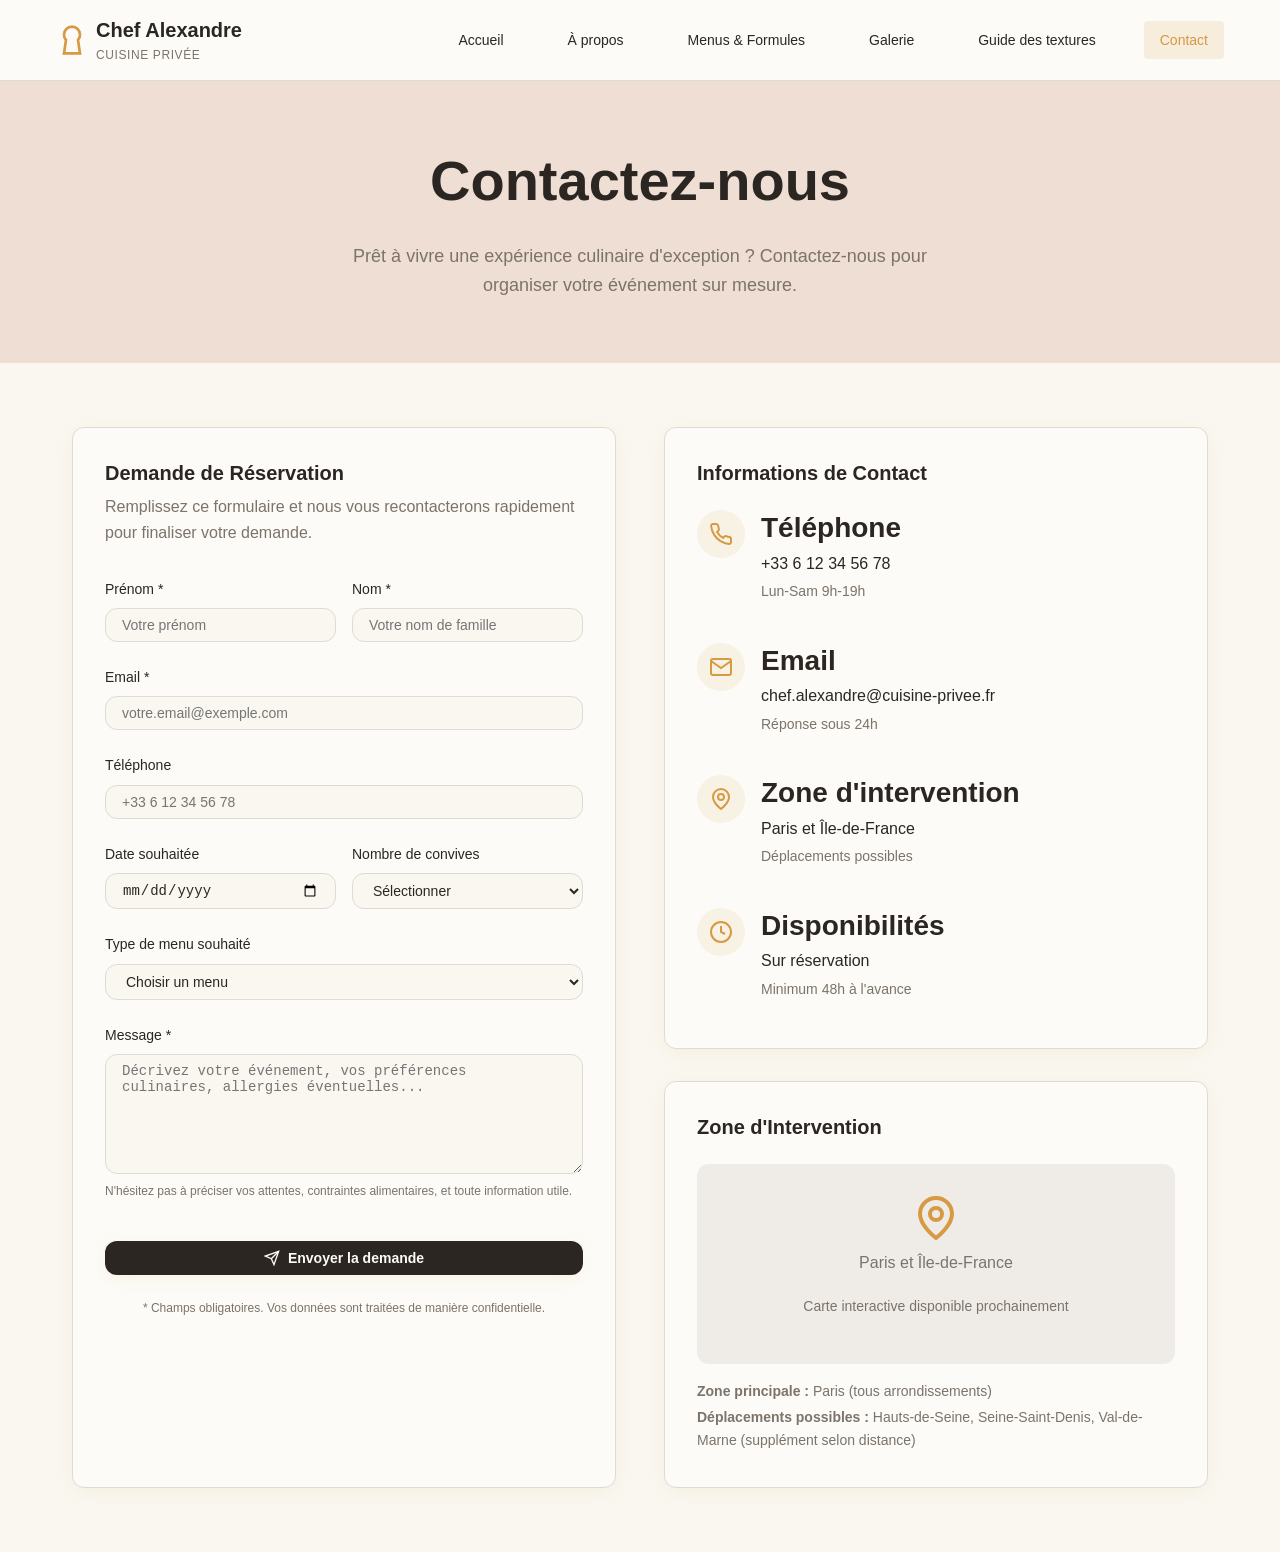
<file: contact.html>
<!DOCTYPE html>
<html lang="fr">
<head>
    <meta charset="UTF-8">
    <meta name="viewport" content="width=device-width, initial-scale=1.0">
    <title>Contact & Réservation - Chef Alexandre | Réservez Votre Menu Privé</title>
    <meta name="description" content="Contactez Chef Alexandre pour réserver votre expérience culinaire privée. Formulaire de contact, tarifs, zone d'intervention Paris Île-de-France. Réponse rapide garantie.">
    <meta name="keywords" content="contact chef Alexandre, réservation chef privé, tarif cuisine domicile, chef Paris, réserver menu gastronomique">
    
    <link rel="stylesheet" href="./assets/styles/style.css">
    <link rel="canonical" href="https://the-web-girl.github.io/John-Cuinier/contact.html">
</head>
<body>
    <header class="header">
        <div class="header-container">
            <div class="header-content">
                <a href="index.html" class="logo-link">
                    <div class="logo-icon">
                        <svg class="chef-hat-icon" viewBox="0 0 24 24" fill="none" stroke="currentColor" stroke-width="2">
                            <path d="M12 2C8.686 2 6 4.686 6 8c0 1.5 0.5 3 1.5 4L6 22h12l-1.5-10c1-1 1.5-2.5 1.5-4 0-3.314-2.686-6-6-6z"/>
                        </svg>
                    </div>
                    <div class="logo-text">
                        <span class="logo-main">Chef Alexandre</span>
                        <span class="logo-sub">Cuisine Privée</span>
                    </div>
                </a>

                <nav class="nav-desktop">
                    <a href="index.html" class="nav-link">Accueil</a>
                    <a href="about.html" class="nav-link">À propos</a>
                    <a href="menus.html" class="nav-link">Menus & Formules</a>
                    <a href="gallery.html" class="nav-link">Galerie</a>
                    <a href="textures.html" class="nav-link">Guide des textures</a>
                    <a href="contact.html" class="nav-link active" aria-current="page">Contact</a>
                </nav>

                <button class="mobile-menu-btn" aria-expanded="false" aria-controls="mobile-menu" aria-label="Ouvrir le menu de navigation">
                    <span class="hamburger"></span>
                    <span class="hamburger"></span>
                    <span class="hamburger"></span>
                </button>
            </div>

            <nav class="nav-mobile" id="mobile-menu">
                <a href="index.html" class="nav-mobile-link">Accueil</a>
                <a href="about.html" class="nav-mobile-link">À propos</a>
                <a href="menus.html" class="nav-mobile-link">Menus & Formules</a>
                <a href="gallery.html" class="nav-mobile-link">Galerie</a>
                <a href="textures.html" class="nav-mobile-link">Guide des textures</a>
                <a href="contact.html" class="nav-mobile-link active" aria-current="page">Contact</a>
            </nav>
        </div>
    </header>

    <main role="main" class="page-content">
        <!-- Hero Section -->
        <section class="page-hero warm-bg">
            <div class="container">
                <div class="text-center">
                    <h1 class="page-title">Contactez-nous</h1>
                    <p class="page-description">
                        Prêt à vivre une expérience culinaire d'exception ? 
                        Contactez-nous pour organiser votre événement sur mesure.
                    </p>
                </div>
            </div>
        </section>

        <section class="contact-section">
            <div class="container">
                <div class="contact-grid">
                    <!-- Contact Form -->
                    <div class="contact-form-card">
                        <div class="form-header">
                            <h2 class="form-title">Demande de Réservation</h2>
                            <p class="form-description">
                                Remplissez ce formulaire et nous vous recontacterons rapidement pour finaliser votre demande.
                            </p>
                        </div>
                        
                        <form class="contact-form" id="contact-form" action="https://formsubmit.co/chef.alexandre@cuisine-privee.fr" method="POST">
                            <!-- Hidden fields for formsubmit -->
                            <input type="hidden" name="_captcha" value="false">
                            <input type="hidden" name="_next" value="https://the-web-girl.github.io/John-Cuinier/contact.html?sent=true">
                            <input type="hidden" name="_subject" value="Nouvelle demande de réservation - Chef Alexandre">
                            
                            <div class="form-row">
                                <div class="form-group">
                                    <label for="firstName" class="form-label">Prénom *</label>
                                    <input type="text" id="firstName" name="firstName" class="form-input" required 
                                           placeholder="Votre prénom" aria-describedby="firstName-help">
                                </div>
                                <div class="form-group">
                                    <label for="lastName" class="form-label">Nom *</label>
                                    <input type="text" id="lastName" name="lastName" class="form-input" required 
                                           placeholder="Votre nom de famille" aria-describedby="lastName-help">
                                </div>
                            </div>

                            <div class="form-group">
                                <label for="email" class="form-label">Email *</label>
                                <input type="email" id="email" name="email" class="form-input" required 
                                       placeholder="votre.email@exemple.com" aria-describedby="email-help">
                            </div>

                            <div class="form-group">
                                <label for="phone" class="form-label">Téléphone</label>
                                <input type="tel" id="phone" name="phone" class="form-input" 
                                       placeholder="+33 6 12 34 56 78" aria-describedby="phone-help">
                            </div>

                            <div class="form-row">
                                <div class="form-group">
                                    <label for="eventDate" class="form-label">Date souhaitée</label>
                                    <input type="date" id="eventDate" name="eventDate" class="form-input" 
                                           aria-describedby="eventDate-help">
                                </div>
                                <div class="form-group">
                                    <label for="guests" class="form-label">Nombre de convives</label>
                                    <select id="guests" name="guests" class="form-select">
                                        <option value="">Sélectionner</option>
                                        <option value="2-4">2-4 personnes</option>
                                        <option value="5-8">5-8 personnes</option>
                                        <option value="9-12">9-12 personnes</option>
                                        <option value="13+">13+ personnes</option>
                                    </select>
                                </div>
                            </div>

                            <div class="form-group">
                                <label for="menuType" class="form-label">Type de menu souhaité</label>
                                <select id="menuType" name="menuType" class="form-select">
                                    <option value="">Choisir un menu</option>
                                    <option value="dejeuner">Menu Déjeuner (45€)</option>
                                    <option value="gastronomique">Menu Gastronomique (85€)</option>
                                    <option value="evenementiel">Menu Événementiel (sur devis)</option>
                                    <option value="personnalise">Menu Personnalisé</option>
                                </select>
                            </div>

                            <div class="form-group">
                                <label for="message" class="form-label">Message *</label>
                                <textarea id="message" name="message" class="form-textarea" required
                                         placeholder="Décrivez votre événement, vos préférences culinaires, allergies éventuelles..." 
                                         aria-describedby="message-help"></textarea>
                                <p id="message-help" class="form-help">
                                    N'hésitez pas à préciser vos attentes, contraintes alimentaires, et toute information utile.
                                </p>
                            </div>

                            <button type="submit" class="btn btn-primary submit-btn" id="submit-btn">
                                <svg class="btn-icon" viewBox="0 0 24 24" fill="none" stroke="currentColor" stroke-width="2">
                                    <line x1="22" y1="2" x2="11" y2="13"/>
                                    <polygon points="22,2 15,22 11,13 2,9 22,2"/>
                                </svg>
                                Envoyer la demande
                            </button>

                            <p class="form-note">
                                * Champs obligatoires. Vos données sont traitées de manière confidentielle.
                            </p>
                        </form>
                    </div>

                    <!-- Contact Information -->
                    <div class="contact-info">
                        <div class="contact-info-card">
                            <div class="info-header">
                                <h2 class="info-title">Informations de Contact</h2>
                            </div>
                            <div class="info-content">
                                <div class="info-item">
                                    <div class="info-icon">
                                        <svg viewBox="0 0 24 24" fill="none" stroke="currentColor" stroke-width="2">
                                            <path d="M22 16.92v3a2 2 0 0 1-2.18 2 19.79 19.79 0 0 1-8.63-3.07 19.5 19.5 0 0 1-6-6 19.79 19.79 0 0 1-3.07-8.67A2 2 0 0 1 4.11 2h3a2 2 0 0 1 2 1.72 12.84 12.84 0 0 0 .7 2.81 2 2 0 0 1-.45 2.11L8.09 9.91a16 16 0 0 0 6 6l1.27-1.27a2 2 0 0 1 2.11-.45 12.84 12.84 0 0 0 2.81.7A2 2 0 0 1 22 16.92z"/>
                                        </svg>
                                    </div>
                                    <div>
                                        <h3 class="info-label">Téléphone</h3>
                                        <p class="info-value">+33 6 12 34 56 78</p>
                                        <p class="info-description">Lun-Sam 9h-19h</p>
                                    </div>
                                </div>

                                <div class="info-item">
                                    <div class="info-icon">
                                        <svg viewBox="0 0 24 24" fill="none" stroke="currentColor" stroke-width="2">
                                            <path d="M4 4h16c1.1 0 2 .9 2 2v12c0 1.1-.9 2-2 2H4c-1.1 0-2-.9-2-2V6c0-1.1.9-2 2-2z"/>
                                            <polyline points="22,6 12,13 2,6"/>
                                        </svg>
                                    </div>
                                    <div>
                                        <h3 class="info-label">Email</h3>
                                        <p class="info-value">chef.alexandre@cuisine-privee.fr</p>
                                        <p class="info-description">Réponse sous 24h</p>
                                    </div>
                                </div>

                                <div class="info-item">
                                    <div class="info-icon">
                                        <svg viewBox="0 0 24 24" fill="none" stroke="currentColor" stroke-width="2">
                                            <path d="M20 10c0 6-8 12-8 12s-8-6-8-12a8 8 0 0 1 16 0Z"/>
                                            <circle cx="12" cy="10" r="3"/>
                                        </svg>
                                    </div>
                                    <div>
                                        <h3 class="info-label">Zone d'intervention</h3>
                                        <p class="info-value">Paris et Île-de-France</p>
                                        <p class="info-description">Déplacements possibles</p>
                                    </div>
                                </div>

                                <div class="info-item">
                                    <div class="info-icon">
                                        <svg viewBox="0 0 24 24" fill="none" stroke="currentColor" stroke-width="2">
                                            <circle cx="12" cy="12" r="10"/>
                                            <polyline points="12,6 12,12 16,14"/>
                                        </svg>
                                    </div>
                                    <div>
                                        <h3 class="info-label">Disponibilités</h3>
                                        <p class="info-value">Sur réservation</p>
                                        <p class="info-description">Minimum 48h à l'avance</p>
                                    </div>
                                </div>
                            </div>
                        </div>

                        <!-- Map Placeholder -->
                        <div class="map-card">
                            <div class="map-header">
                                <h3 class="map-title">Zone d'Intervention</h3>
                            </div>
                            <div class="map-content">
                                <div class="map-placeholder">
                                    <div class="map-icon">
                                        <svg viewBox="0 0 24 24" fill="none" stroke="currentColor" stroke-width="2">
                                            <path d="M20 10c0 6-8 12-8 12s-8-6-8-12a8 8 0 0 1 16 0Z"/>
                                            <circle cx="12" cy="10" r="3"/>
                                        </svg>
                                    </div>
                                    <p class="map-text">Paris et Île-de-France</p>
                                    <p class="map-note">Carte interactive disponible prochainement</p>
                                </div>
                                <div class="map-info">
                                    <p><strong>Zone principale :</strong> Paris (tous arrondissements)</p>
                                    <p><strong>Déplacements possibles :</strong> Hauts-de-Seine, Seine-Saint-Denis, 
                                       Val-de-Marne (supplément selon distance)</p>
                                </div>
                            </div>
                        </div>
                    </div>
                </div>
            </div>
        </section>
    </main>

    <!-- Success Modal -->
    <div class="modal success-modal" id="success-modal" role="dialog" aria-modal="true" aria-labelledby="success-title">
        <div class="modal-backdrop"></div>
        <div class="modal-content">
            <div class="success-icon">
                <svg viewBox="0 0 24 24" fill="none" stroke="currentColor" stroke-width="2">
                    <path d="M9 12l2 2 4-4"/>
                    <circle cx="12" cy="12" r="10"/>
                </svg>
            </div>
            <h3 id="success-title" class="success-title">Message envoyé !</h3>
            <p class="success-message">Nous vous répondrons dans les plus brefs délais.</p>
            <button class="btn btn-primary" onclick="closeSuccessModal()">Fermer</button>
        </div>
    </div>

    <script src="./assets/scripts/script.js"></script>
</body>
</html>
</file>
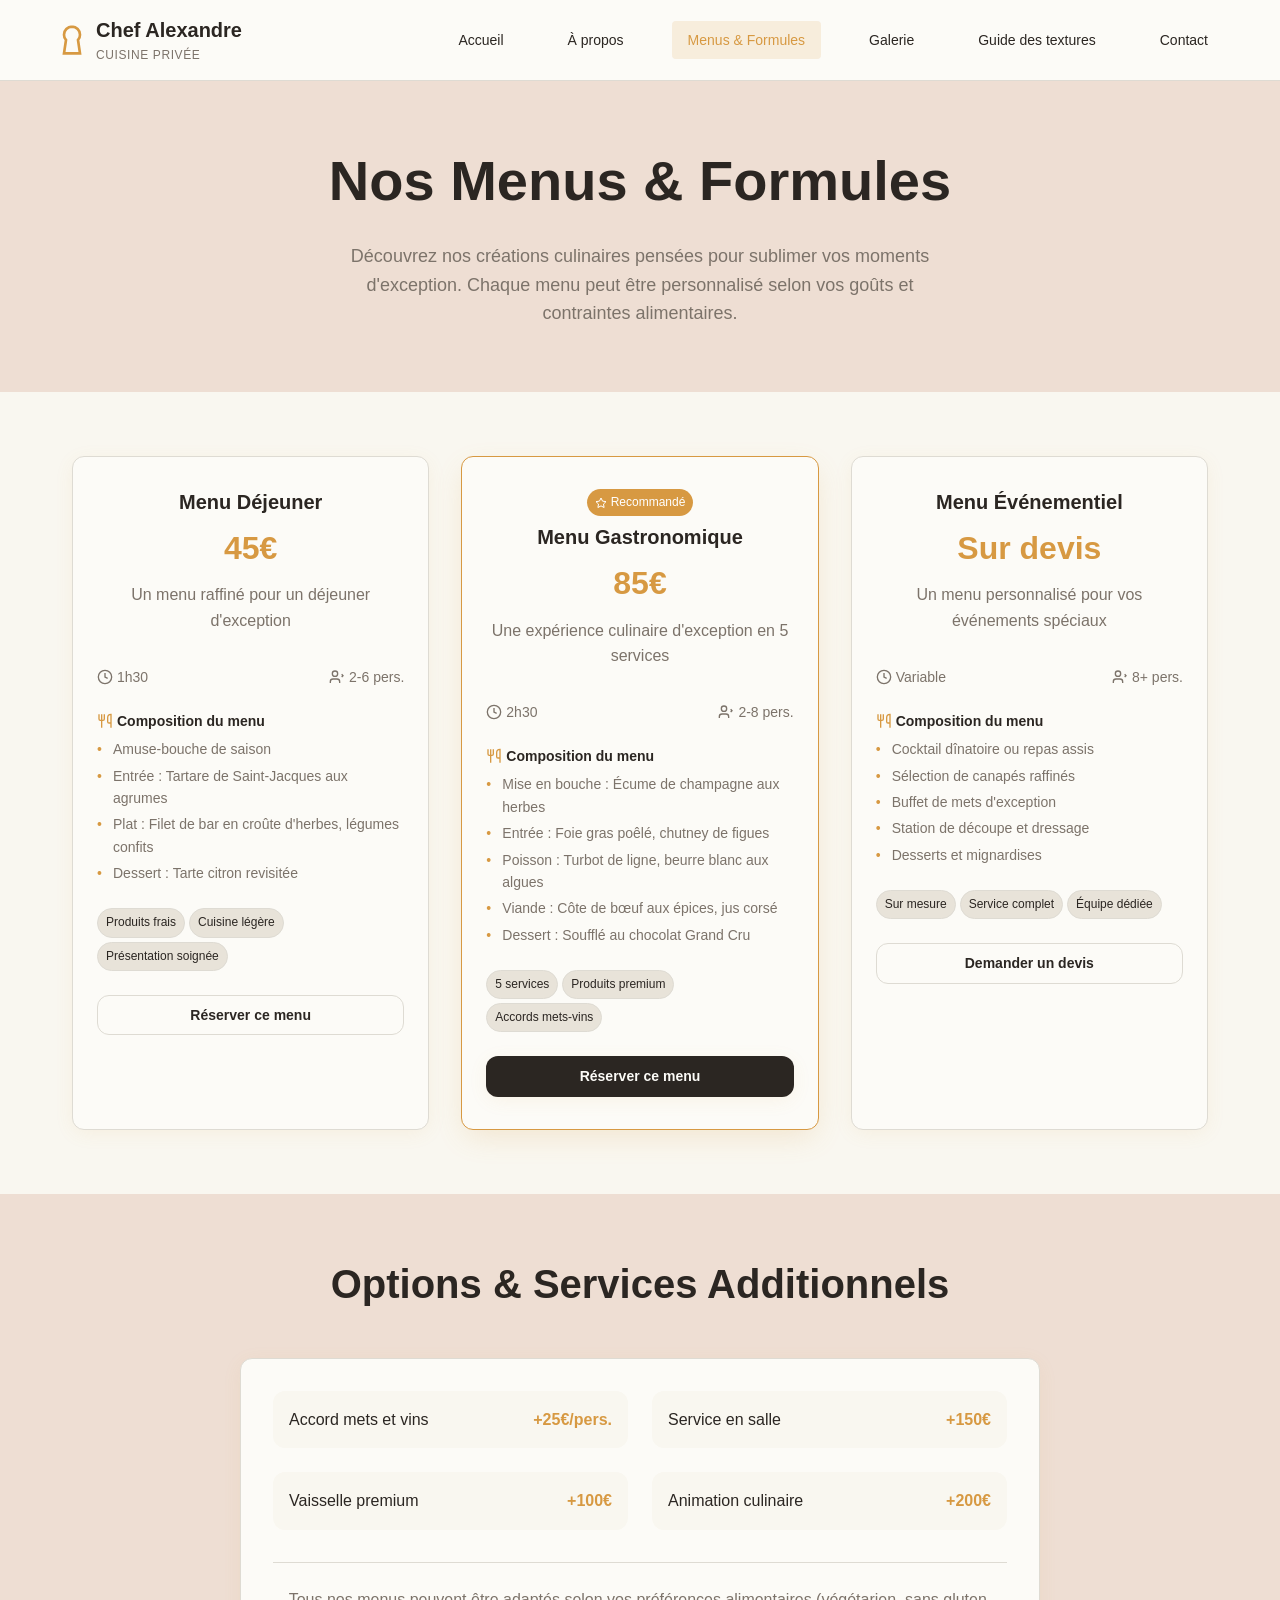
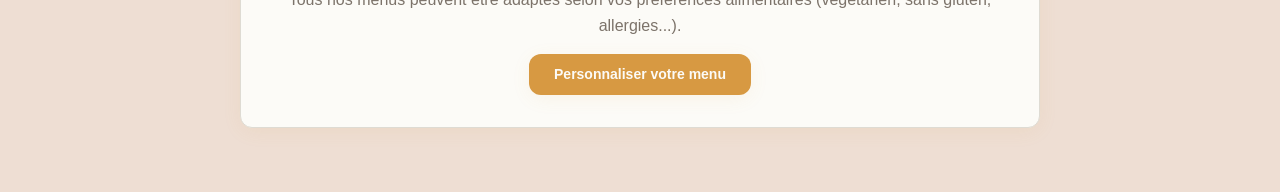
<file: menus.html>
<!DOCTYPE html>
<html lang="fr">
<head>
    <meta charset="UTF-8">
    <meta name="viewport" content="width=device-width, initial-scale=1.0">
    <title>Menus & Formules - Chef Alexandre | Cuisine Gastronomique à Domicile</title>
    <meta name="description" content="Découvrez nos menus gastronomiques : Menu Déjeuner (45€), Menu Gastronomique (85€), Menu Événementiel sur devis. Cuisine d'exception à domicile par Chef Alexandre.">
    <meta name="keywords" content="menu gastronomique, chef domicile, tarif chef privé, menu déjeuner, menu événementiel, cuisine privée">
    
    <link rel="stylesheet" href="./assets/styles/style.css">
    <link rel="canonical" href="https://the-web-girl.github.io/John-Cuinier/menus.html">
</head>
<body>
    <header class="header">
        <div class="header-container">
            <div class="header-content">
                <a href="index.html" class="logo-link">
                    <div class="logo-icon">
                        <svg class="chef-hat-icon" viewBox="0 0 24 24" fill="none" stroke="currentColor" stroke-width="2">
                            <path d="M12 2C8.686 2 6 4.686 6 8c0 1.5 0.5 3 1.5 4L6 22h12l-1.5-10c1-1 1.5-2.5 1.5-4 0-3.314-2.686-6-6-6z"/>
                        </svg>
                    </div>
                    <div class="logo-text">
                        <span class="logo-main">Chef Alexandre</span>
                        <span class="logo-sub">Cuisine Privée</span>
                    </div>
                </a>

                <nav class="nav-desktop">
                    <a href="index.html" class="nav-link">Accueil</a>
                    <a href="about.html" class="nav-link">À propos</a>
                    <a href="menus.html" class="nav-link active" aria-current="page">Menus & Formules</a>
                    <a href="gallery.html" class="nav-link">Galerie</a>
                    <a href="textures.html" class="nav-link">Guide des textures</a>
                    <a href="contact.html" class="nav-link">Contact</a>
                </nav>

                <button class="mobile-menu-btn" aria-expanded="false" aria-controls="mobile-menu" aria-label="Ouvrir le menu de navigation">
                    <span class="hamburger"></span>
                    <span class="hamburger"></span>
                    <span class="hamburger"></span>
                </button>
            </div>

            <nav class="nav-mobile" id="mobile-menu">
                <a href="index.html" class="nav-mobile-link">Accueil</a>
                <a href="about.html" class="nav-mobile-link">À propos</a>
                <a href="menus.html" class="nav-mobile-link active" aria-current="page">Menus & Formules</a>
                <a href="gallery.html" class="nav-mobile-link">Galerie</a>
                <a href="textures.html" class="nav-mobile-link">Guide des textures</a>
                <a href="contact.html" class="nav-mobile-link">Contact</a>
            </nav>
        </div>
    </header>

    <main role="main" class="page-content">
        <!-- Hero Section -->
        <section class="page-hero warm-bg">
            <div class="container">
                <div class="text-center">
                    <h1 class="page-title">Nos Menus & Formules</h1>
                    <p class="page-description">
                        Découvrez nos créations culinaires pensées pour sublimer vos moments 
                        d'exception. Chaque menu peut être personnalisé selon vos goûts et 
                        contraintes alimentaires.
                    </p>
                </div>
            </div>
        </section>

        <!-- Menus Section -->
        <section class="menus-section">
            <div class="container">
                <div class="menus-grid">
                    <!-- Menu Déjeuner -->
                    <div class="menu-card">
                        <div class="menu-header">
                            <h3 class="menu-title">Menu Déjeuner</h3>
                            <div class="menu-price">45€</div>
                            <p class="menu-description">Un menu raffiné pour un déjeuner d'exception</p>
                        </div>
                        
                        <div class="menu-content">
                            <div class="menu-info">
                                <div class="menu-detail">
                                    <svg class="icon" viewBox="0 0 24 24" fill="none" stroke="currentColor" stroke-width="2">
                                        <circle cx="12" cy="12" r="10"/>
                                        <polyline points="12,6 12,12 16,14"/>
                                    </svg>
                                    1h30
                                </div>
                                <div class="menu-detail">
                                    <svg class="icon" viewBox="0 0 24 24" fill="none" stroke="currentColor" stroke-width="2">
                                        <path d="M16 21v-2a4 4 0 0 0-4-4H6a4 4 0 0 0-4 4v2"/>
                                        <circle cx="9" cy="7" r="4"/>
                                        <path d="m19 8 2 2-2 2"/>
                                    </svg>
                                    2-6 pers.
                                </div>
                            </div>

                            <div class="menu-dishes">
                                <h4 class="dishes-title">
                                    <svg class="icon" viewBox="0 0 24 24" fill="none" stroke="currentColor" stroke-width="2">
                                        <path d="M3 2v7c0 1.1.9 2 2 2h4a2 2 0 0 0 2-2V2"/>
                                        <path d="M7 2v20"/>
                                        <path d="M21 15V2a5 5 0 0 0-5 5v6c0 1.1.9 2 2 2h3Zm0 0v7"/>
                                    </svg>
                                    Composition du menu
                                </h4>
                                <ul class="dishes-list">
                                    <li>Amuse-bouche de saison</li>
                                    <li>Entrée : Tartare de Saint-Jacques aux agrumes</li>
                                    <li>Plat : Filet de bar en croûte d'herbes, légumes confits</li>
                                    <li>Dessert : Tarte citron revisitée</li>
                                </ul>
                            </div>

                            <div class="menu-highlights">
                                <span class="badge">Produits frais</span>
                                <span class="badge">Cuisine légère</span>
                                <span class="badge">Présentation soignée</span>
                            </div>

                            <a href="contact.html" class="btn btn-outline menu-btn">Réserver ce menu</a>
                        </div>
                    </div>

                    <!-- Menu Gastronomique -->
                    <div class="menu-card featured">
                        <div class="menu-header">
                            <div class="featured-badge">
                                <svg class="icon" viewBox="0 0 24 24" fill="none" stroke="currentColor" stroke-width="2">
                                    <polygon points="12,2 15.09,8.26 22,9.27 17,14.14 18.18,21.02 12,17.77 5.82,21.02 7,14.14 2,9.27 8.91,8.26"/>
                                </svg>
                                Recommandé
                            </div>
                            <h3 class="menu-title">Menu Gastronomique</h3>
                            <div class="menu-price">85€</div>
                            <p class="menu-description">Une expérience culinaire d'exception en 5 services</p>
                        </div>
                        
                        <div class="menu-content">
                            <div class="menu-info">
                                <div class="menu-detail">
                                    <svg class="icon" viewBox="0 0 24 24" fill="none" stroke="currentColor" stroke-width="2">
                                        <circle cx="12" cy="12" r="10"/>
                                        <polyline points="12,6 12,12 16,14"/>
                                    </svg>
                                    2h30
                                </div>
                                <div class="menu-detail">
                                    <svg class="icon" viewBox="0 0 24 24" fill="none" stroke="currentColor" stroke-width="2">
                                        <path d="M16 21v-2a4 4 0 0 0-4-4H6a4 4 0 0 0-4 4v2"/>
                                        <circle cx="9" cy="7" r="4"/>
                                        <path d="m19 8 2 2-2 2"/>
                                    </svg>
                                    2-8 pers.
                                </div>
                            </div>

                            <div class="menu-dishes">
                                <h4 class="dishes-title">
                                    <svg class="icon" viewBox="0 0 24 24" fill="none" stroke="currentColor" stroke-width="2">
                                        <path d="M3 2v7c0 1.1.9 2 2 2h4a2 2 0 0 0 2-2V2"/>
                                        <path d="M7 2v20"/>
                                        <path d="M21 15V2a5 5 0 0 0-5 5v6c0 1.1.9 2 2 2h3Zm0 0v7"/>
                                    </svg>
                                    Composition du menu
                                </h4>
                                <ul class="dishes-list">
                                    <li>Mise en bouche : Écume de champagne aux herbes</li>
                                    <li>Entrée : Foie gras poêlé, chutney de figues</li>
                                    <li>Poisson : Turbot de ligne, beurre blanc aux algues</li>
                                    <li>Viande : Côte de bœuf aux épices, jus corsé</li>
                                    <li>Dessert : Soufflé au chocolat Grand Cru</li>
                                </ul>
                            </div>

                            <div class="menu-highlights">
                                <span class="badge">5 services</span>
                                <span class="badge">Produits premium</span>
                                <span class="badge">Accords mets-vins</span>
                            </div>

                            <a href="contact.html" class="btn btn-primary menu-btn">Réserver ce menu</a>
                        </div>
                    </div>

                    <!-- Menu Événementiel -->
                    <div class="menu-card">
                        <div class="menu-header">
                            <h3 class="menu-title">Menu Événementiel</h3>
                            <div class="menu-price">Sur devis</div>
                            <p class="menu-description">Un menu personnalisé pour vos événements spéciaux</p>
                        </div>
                        
                        <div class="menu-content">
                            <div class="menu-info">
                                <div class="menu-detail">
                                    <svg class="icon" viewBox="0 0 24 24" fill="none" stroke="currentColor" stroke-width="2">
                                        <circle cx="12" cy="12" r="10"/>
                                        <polyline points="12,6 12,12 16,14"/>
                                    </svg>
                                    Variable
                                </div>
                                <div class="menu-detail">
                                    <svg class="icon" viewBox="0 0 24 24" fill="none" stroke="currentColor" stroke-width="2">
                                        <path d="M16 21v-2a4 4 0 0 0-4-4H6a4 4 0 0 0-4 4v2"/>
                                        <circle cx="9" cy="7" r="4"/>
                                        <path d="m19 8 2 2-2 2"/>
                                    </svg>
                                    8+ pers.
                                </div>
                            </div>

                            <div class="menu-dishes">
                                <h4 class="dishes-title">
                                    <svg class="icon" viewBox="0 0 24 24" fill="none" stroke="currentColor" stroke-width="2">
                                        <path d="M3 2v7c0 1.1.9 2 2 2h4a2 2 0 0 0 2-2V2"/>
                                        <path d="M7 2v20"/>
                                        <path d="M21 15V2a5 5 0 0 0-5 5v6c0 1.1.9 2 2 2h3Zm0 0v7"/>
                                    </svg>
                                    Composition du menu
                                </h4>
                                <ul class="dishes-list">
                                    <li>Cocktail dînatoire ou repas assis</li>
                                    <li>Sélection de canapés raffinés</li>
                                    <li>Buffet de mets d'exception</li>
                                    <li>Station de découpe et dressage</li>
                                    <li>Desserts et mignardises</li>
                                </ul>
                            </div>

                            <div class="menu-highlights">
                                <span class="badge">Sur mesure</span>
                                <span class="badge">Service complet</span>
                                <span class="badge">Équipe dédiée</span>
                            </div>

                            <a href="contact.html" class="btn btn-outline menu-btn">Demander un devis</a>
                        </div>
                    </div>
                </div>
            </div>
        </section>

        <!-- Options Section -->
        <section class="options-section warm-bg">
            <div class="container">
                <h2 class="section-title">Options & Services Additionnels</h2>
                
                <div class="options-card">
                    <div class="options-grid">
                        <div class="option-item">
                            <span class="option-name">Accord mets et vins</span>
                            <span class="option-price">+25€/pers.</span>
                        </div>
                        <div class="option-item">
                            <span class="option-name">Service en salle</span>
                            <span class="option-price">+150€</span>
                        </div>
                        <div class="option-item">
                            <span class="option-name">Vaisselle premium</span>
                            <span class="option-price">+100€</span>
                        </div>
                        <div class="option-item">
                            <span class="option-name">Animation culinaire</span>
                            <span class="option-price">+200€</span>
                        </div>
                    </div>
                    
                    <div class="options-footer">
                        <p class="options-note">
                            Tous nos menus peuvent être adaptés selon vos préférences alimentaires 
                            (végétarien, sans gluten, allergies...).
                        </p>
                        <a href="contact.html" class="btn btn-accent">Personnaliser votre menu</a>
                    </div>
                </div>
            </div>
        </section>
    </main>

    <script src="./assets/scripts/script.js"></script>
</body>
</html>
</file>
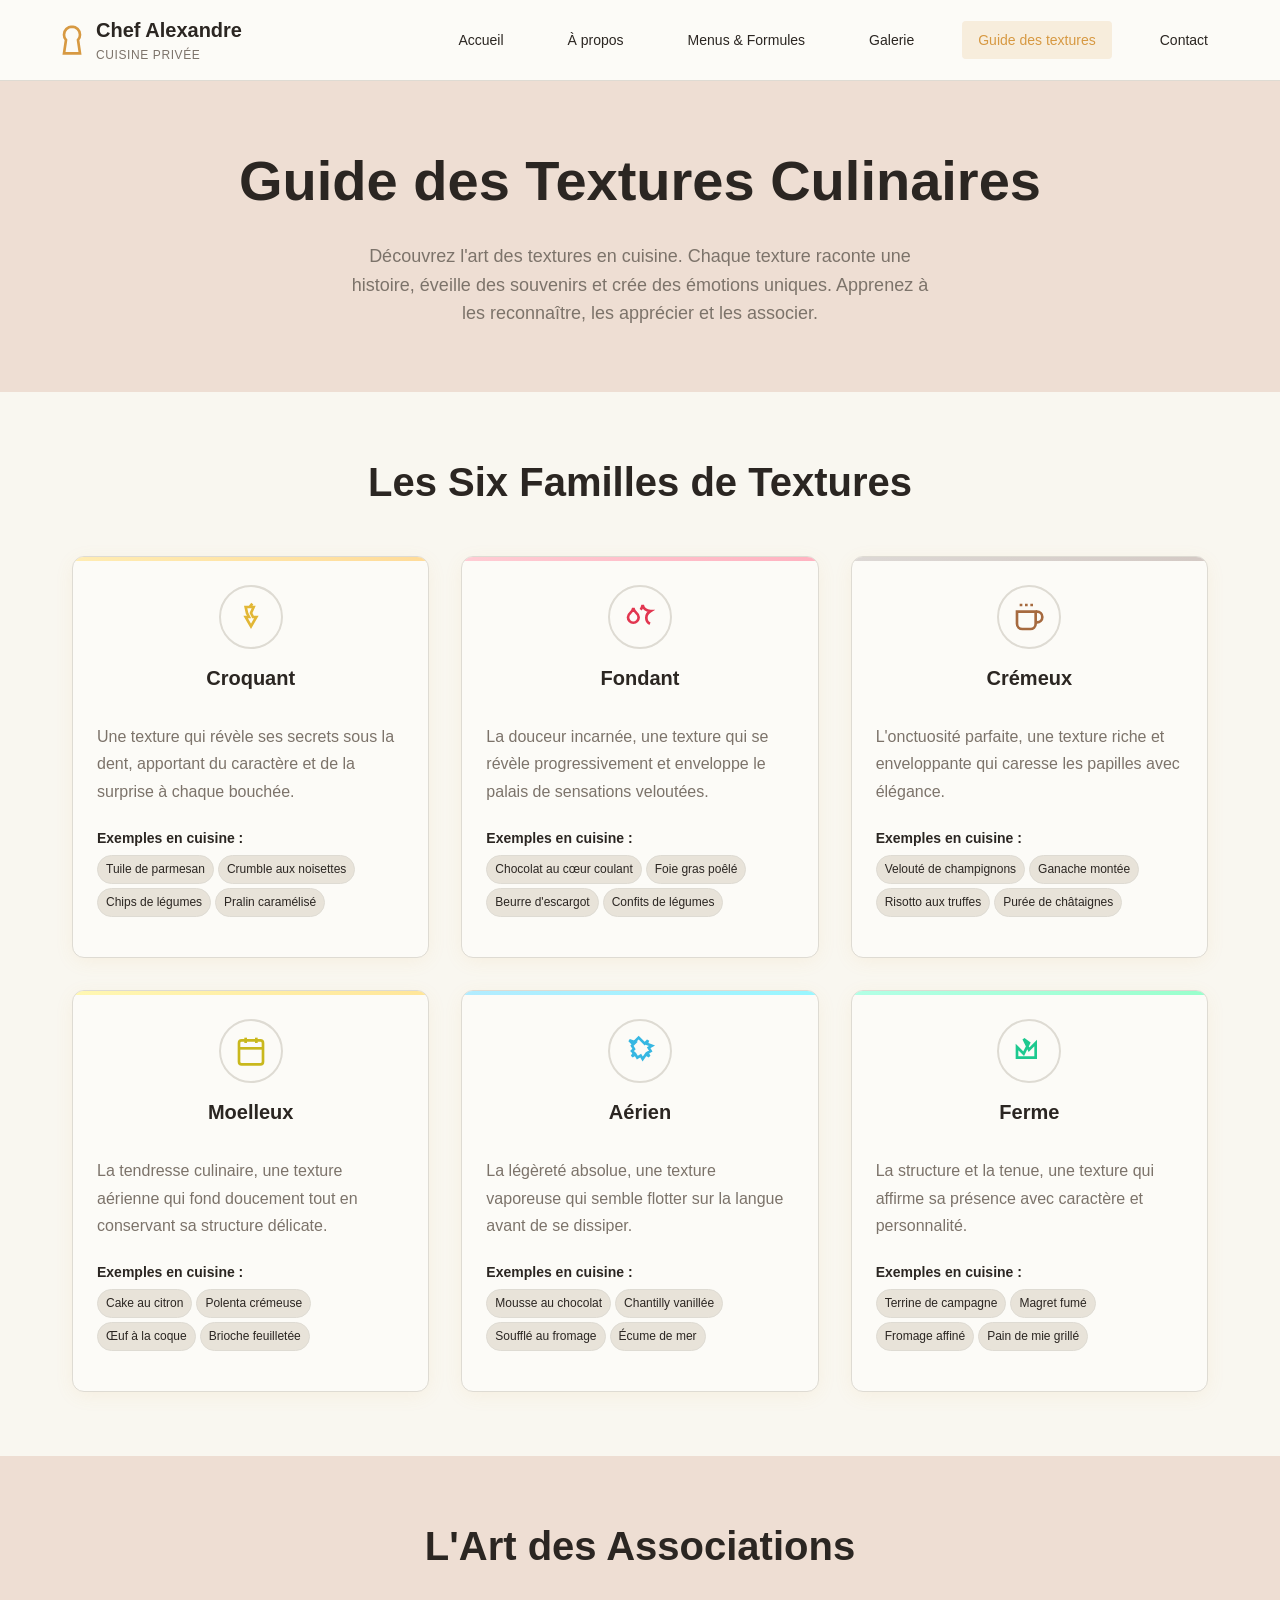
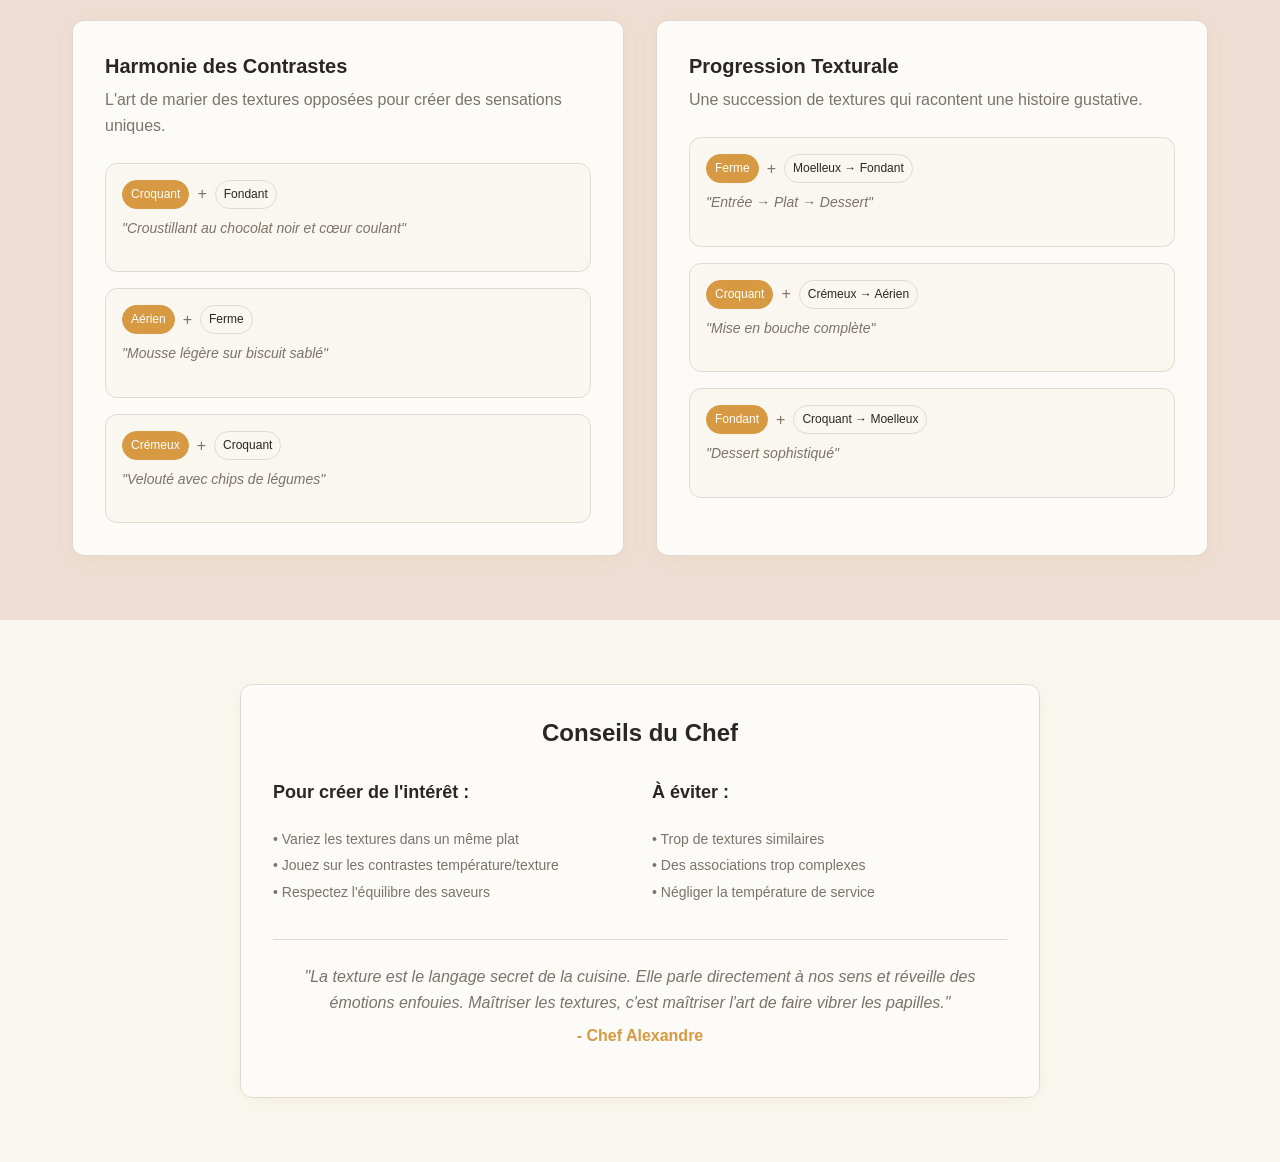
<file: textures.html>
<!DOCTYPE html>
<html lang="fr">
<head>
    <meta charset="UTF-8">
    <meta name="viewport" content="width=device-width, initial-scale=1.0">
    <title>Guide des Textures Culinaires - Chef Alexandre | Art des Textures en Cuisine</title>
    <meta name="description" content="Découvrez l'art des textures culinaires avec Chef Alexandre : croquant, fondant, crémeux, moelleux, aérien, ferme. Guide complet et conseils d'associations.">
    <meta name="keywords" content="textures culinaires, art culinaire, technique chef, croquant fondant, association textures, pédagogie cuisine">
    
    <link rel="stylesheet" href="./assets/styles/style.css">
    <link rel="canonical" href="https://the-web-girl.github.io/John-Cuinier/textures.html">
</head>
<body>
    <header class="header">
        <div class="header-container">
            <div class="header-content">
                <a href="index.html" class="logo-link">
                    <div class="logo-icon">
                        <svg class="chef-hat-icon" viewBox="0 0 24 24" fill="none" stroke="currentColor" stroke-width="2">
                            <path d="M12 2C8.686 2 6 4.686 6 8c0 1.5 0.5 3 1.5 4L6 22h12l-1.5-10c1-1 1.5-2.5 1.5-4 0-3.314-2.686-6-6-6z"/>
                        </svg>
                    </div>
                    <div class="logo-text">
                        <span class="logo-main">Chef Alexandre</span>
                        <span class="logo-sub">Cuisine Privée</span>
                    </div>
                </a>

                <nav class="nav-desktop">
                    <a href="index.html" class="nav-link">Accueil</a>
                    <a href="about.html" class="nav-link">À propos</a>
                    <a href="menus.html" class="nav-link">Menus & Formules</a>
                    <a href="gallery.html" class="nav-link">Galerie</a>
                    <a href="textures.html" class="nav-link active" aria-current="page">Guide des textures</a>
                    <a href="contact.html" class="nav-link">Contact</a>
                </nav>

                <button class="mobile-menu-btn" aria-expanded="false" aria-controls="mobile-menu" aria-label="Ouvrir le menu de navigation">
                    <span class="hamburger"></span>
                    <span class="hamburger"></span>
                    <span class="hamburger"></span>
                </button>
            </div>

            <nav class="nav-mobile" id="mobile-menu">
                <a href="index.html" class="nav-mobile-link">Accueil</a>
                <a href="about.html" class="nav-mobile-link">À propos</a>
                <a href="menus.html" class="nav-mobile-link">Menus & Formules</a>
                <a href="gallery.html" class="nav-mobile-link">Galerie</a>
                <a href="textures.html" class="nav-mobile-link active" aria-current="page">Guide des textures</a>
                <a href="contact.html" class="nav-mobile-link">Contact</a>
            </nav>
        </div>
    </header>

    <main role="main" class="page-content">
        <!-- Hero Section -->
        <section class="page-hero warm-bg">
            <div class="container">
                <div class="text-center">
                    <h1 class="page-title">Guide des Textures Culinaires</h1>
                    <p class="page-description">
                        Découvrez l'art des textures en cuisine. Chaque texture raconte une histoire, 
                        éveille des souvenirs et crée des émotions uniques. Apprenez à les reconnaître, 
                        les apprécier et les associer.
                    </p>
                </div>
            </div>
        </section>

        <!-- Textures Grid -->
        <section class="textures-section">
            <div class="container">
                <h2 class="section-title">Les Six Familles de Textures</h2>
                
                <div class="textures-grid">
                    <div class="texture-card amber">
                        <div class="texture-border"></div>
                        <div class="texture-header">
                            <div class="texture-icon">
                                <svg viewBox="0 0 24 24" fill="none" stroke="currentColor" stroke-width="2">
                                    <path d="m13 2-2 2.5h3L12 9l1.5 3H16l-4 7-4-7h2.5L9 9l-1-4.5h3L13 2z"/>
                                </svg>
                            </div>
                            <h3 class="texture-title">Croquant</h3>
                        </div>
                        
                        <div class="texture-content">
                            <p class="texture-description">
                                Une texture qui révèle ses secrets sous la dent, apportant du caractère et de la surprise à chaque bouchée.
                            </p>
                            
                            <div class="texture-examples">
                                <h4 class="examples-title">Exemples en cuisine :</h4>
                                <div class="examples-tags">
                                    <span class="badge">Tuile de parmesan</span>
                                    <span class="badge">Crumble aux noisettes</span>
                                    <span class="badge">Chips de légumes</span>
                                    <span class="badge">Pralin caramélisé</span>
                                </div>
                            </div>
                        </div>
                    </div>

                    <div class="texture-card rose">
                        <div class="texture-border"></div>
                        <div class="texture-header">
                            <div class="texture-icon">
                                <svg viewBox="0 0 24 24" fill="none" stroke="currentColor" stroke-width="2">
                                    <path d="M7 16.3c2.2 0 4-1.83 4-4.05 0-1.16-.57-2.26-1.71-3.19S7.29 6.75 7 5.3c-.29 1.45-1.14 2.84-2.29 3.76S3 11.19 3 12.25c0 2.22 1.8 4.05 4 4.05z"/>
                                    <path d="M12.56 6.6A10.97 10.97 0 0 0 14 3.02c.5 2.5 2.75 4.42 5.97 4.48 0 0-3.24 1.94-3.24 5.02 0 1.92 1.08 3.73 2.77 4.56"/>
                                </svg>
                            </div>
                            <h3 class="texture-title">Fondant</h3>
                        </div>
                        
                        <div class="texture-content">
                            <p class="texture-description">
                                La douceur incarnée, une texture qui se révèle progressivement et enveloppe le palais de sensations veloutées.
                            </p>
                            
                            <div class="texture-examples">
                                <h4 class="examples-title">Exemples en cuisine :</h4>
                                <div class="examples-tags">
                                    <span class="badge">Chocolat au cœur coulant</span>
                                    <span class="badge">Foie gras poêlé</span>
                                    <span class="badge">Beurre d'escargot</span>
                                    <span class="badge">Confits de légumes</span>
                                </div>
                            </div>
                        </div>
                    </div>

                    <div class="texture-card stone">
                        <div class="texture-border"></div>
                        <div class="texture-header">
                            <div class="texture-icon">
                                <svg viewBox="0 0 24 24" fill="none" stroke="currentColor" stroke-width="2">
                                    <path d="M17 8h1a4 4 0 1 1 0 8h-1"/>
                                    <path d="M3 8h14v9a4 4 0 0 1-4 4H7a4 4 0 0 1-4-4V8Z"/>
                                    <line x1="6" x2="6" y1="2" y2="4"/>
                                    <line x1="10" x2="10" y1="2" y2="4"/>
                                    <line x1="14" x2="14" y1="2" y2="4"/>
                                </svg>
                            </div>
                            <h3 class="texture-title">Crémeux</h3>
                        </div>
                        
                        <div class="texture-content">
                            <p class="texture-description">
                                L'onctuosité parfaite, une texture riche et enveloppante qui caresse les papilles avec élégance.
                            </p>
                            
                            <div class="texture-examples">
                                <h4 class="examples-title">Exemples en cuisine :</h4>
                                <div class="examples-tags">
                                    <span class="badge">Velouté de champignons</span>
                                    <span class="badge">Ganache montée</span>
                                    <span class="badge">Risotto aux truffes</span>
                                    <span class="badge">Purée de châtaignes</span>
                                </div>
                            </div>
                        </div>
                    </div>

                    <div class="texture-card yellow">
                        <div class="texture-border"></div>
                        <div class="texture-header">
                            <div class="texture-icon">
                                <svg viewBox="0 0 24 24" fill="none" stroke="currentColor" stroke-width="2">
                                    <path d="M8 2v4"/>
                                    <path d="M16 2v4"/>
                                    <rect width="18" height="18" x="3" y="4" rx="2"/>
                                    <path d="M3 10h18"/>
                                </svg>
                            </div>
                            <h3 class="texture-title">Moelleux</h3>
                        </div>
                        
                        <div class="texture-content">
                            <p class="texture-description">
                                La tendresse culinaire, une texture aérienne qui fond doucement tout en conservant sa structure délicate.
                            </p>
                            
                            <div class="texture-examples">
                                <h4 class="examples-title">Exemples en cuisine :</h4>
                                <div class="examples-tags">
                                    <span class="badge">Cake au citron</span>
                                    <span class="badge">Polenta crémeuse</span>
                                    <span class="badge">Œuf à la coque</span>
                                    <span class="badge">Brioche feuilletée</span>
                                </div>
                            </div>
                        </div>
                    </div>

                    <div class="texture-card blue">
                        <div class="texture-border"></div>
                        <div class="texture-header">
                            <div class="texture-icon">
                                <svg viewBox="0 0 24 24" fill="none" stroke="currentColor" stroke-width="2">
                                    <path d="m4 4 2.5 2.5L11 2l4.5 4.5L18 4l-1 2.5L21 8l-2.5 1.5L20 12l-2.5 1.5L19 16l-2.5-1.5L14 18l-1.5-2.5L10 17l-1.5-2.5L6 16l1.5-2.5L6 12l1.5-1.5L6 8l2.5-2.5L4 4Z"/>
                                </svg>
                            </div>
                            <h3 class="texture-title">Aérien</h3>
                        </div>
                        
                        <div class="texture-content">
                            <p class="texture-description">
                                La légèreté absolue, une texture vaporeuse qui semble flotter sur la langue avant de se dissiper.
                            </p>
                            
                            <div class="texture-examples">
                                <h4 class="examples-title">Exemples en cuisine :</h4>
                                <div class="examples-tags">
                                    <span class="badge">Mousse au chocolat</span>
                                    <span class="badge">Chantilly vanillée</span>
                                    <span class="badge">Soufflé au fromage</span>
                                    <span class="badge">Écume de mer</span>
                                </div>
                            </div>
                        </div>
                    </div>

                    <div class="texture-card green">
                        <div class="texture-border"></div>
                        <div class="texture-header">
                            <div class="texture-icon">
                                <svg viewBox="0 0 24 24" fill="none" stroke="currentColor" stroke-width="2">
                                    <path d="m8 3 4 8 5-5v11H3V9l5 5 4-8Z"/>
                                </svg>
                            </div>
                            <h3 class="texture-title">Ferme</h3>
                        </div>
                        
                        <div class="texture-content">
                            <p class="texture-description">
                                La structure et la tenue, une texture qui affirme sa présence avec caractère et personnalité.
                            </p>
                            
                            <div class="texture-examples">
                                <h4 class="examples-title">Exemples en cuisine :</h4>
                                <div class="examples-tags">
                                    <span class="badge">Terrine de campagne</span>
                                    <span class="badge">Magret fumé</span>
                                    <span class="badge">Fromage affiné</span>
                                    <span class="badge">Pain de mie grillé</span>
                                </div>
                            </div>
                        </div>
                    </div>
                </div>
            </div>
        </section>

        <!-- Associations Section -->
        <section class="associations-section warm-bg">
            <div class="container">
                <h2 class="section-title">L'Art des Associations</h2>
                
                <div class="associations-grid">
                    <div class="association-card">
                        <div class="association-header">
                            <h3 class="association-title">Harmonie des Contrastes</h3>
                            <p class="association-description">L'art de marier des textures opposées pour créer des sensations uniques.</p>
                        </div>
                        
                        <div class="association-examples">
                            <div class="association-item">
                                <div class="association-combo">
                                    <span class="badge primary">Croquant</span>
                                    <span class="combo-plus">+</span>
                                    <span class="badge outline">Fondant</span>
                                </div>
                                <p class="combo-example">"Croustillant au chocolat noir et cœur coulant"</p>
                            </div>
                            
                            <div class="association-item">
                                <div class="association-combo">
                                    <span class="badge primary">Aérien</span>
                                    <span class="combo-plus">+</span>
                                    <span class="badge outline">Ferme</span>
                                </div>
                                <p class="combo-example">"Mousse légère sur biscuit sablé"</p>
                            </div>
                            
                            <div class="association-item">
                                <div class="association-combo">
                                    <span class="badge primary">Crémeux</span>
                                    <span class="combo-plus">+</span>
                                    <span class="badge outline">Croquant</span>
                                </div>
                                <p class="combo-example">"Velouté avec chips de légumes"</p>
                            </div>
                        </div>
                    </div>

                    <div class="association-card">
                        <div class="association-header">
                            <h3 class="association-title">Progression Texturale</h3>
                            <p class="association-description">Une succession de textures qui racontent une histoire gustative.</p>
                        </div>
                        
                        <div class="association-examples">
                            <div class="association-item">
                                <div class="association-combo">
                                    <span class="badge primary">Ferme</span>
                                    <span class="combo-plus">+</span>
                                    <span class="badge outline">Moelleux → Fondant</span>
                                </div>
                                <p class="combo-example">"Entrée → Plat → Dessert"</p>
                            </div>
                            
                            <div class="association-item">
                                <div class="association-combo">
                                    <span class="badge primary">Croquant</span>
                                    <span class="combo-plus">+</span>
                                    <span class="badge outline">Crémeux → Aérien</span>
                                </div>
                                <p class="combo-example">"Mise en bouche complète"</p>
                            </div>
                            
                            <div class="association-item">
                                <div class="association-combo">
                                    <span class="badge primary">Fondant</span>
                                    <span class="combo-plus">+</span>
                                    <span class="badge outline">Croquant → Moelleux</span>
                                </div>
                                <p class="combo-example">"Dessert sophistiqué"</p>
                            </div>
                        </div>
                    </div>
                </div>
            </div>
        </section>

        <!-- Tips Section -->
        <section class="tips-section">
            <div class="container">
                <div class="tips-card">
                    <div class="tips-header">
                        <h3 class="tips-title">Conseils du Chef</h3>
                    </div>
                    <div class="tips-content">
                        <div class="tips-grid">
                            <div class="tip-group">
                                <h4 class="tip-title">Pour créer de l'intérêt :</h4>
                                <ul class="tip-list">
                                    <li>• Variez les textures dans un même plat</li>
                                    <li>• Jouez sur les contrastes température/texture</li>
                                    <li>• Respectez l'équilibre des saveurs</li>
                                </ul>
                            </div>
                            <div class="tip-group">
                                <h4 class="tip-title">À éviter :</h4>
                                <ul class="tip-list">
                                    <li>• Trop de textures similaires</li>
                                    <li>• Des associations trop complexes</li>
                                    <li>• Négliger la température de service</li>
                                </ul>
                            </div>
                        </div>
                        
                        <div class="chef-quote">
                            <p class="quote-text">
                                "La texture est le langage secret de la cuisine. Elle parle directement à nos sens 
                                et réveille des émotions enfouies. Maîtriser les textures, c'est maîtriser l'art 
                                de faire vibrer les papilles."
                            </p>
                            <p class="quote-author">- Chef Alexandre</p>
                        </div>
                    </div>
                </div>
            </div>
        </section>
    </main>

    <script src="./assets/scripts/script.js"></script>
</body>
</html>
</file>
<file: assets/styles/style.css>
/* =================================================================
   Chef Alexandre - Site Vitrine CSS
   Couleurs: beige, blanc, noir, touches dorées
   Responsive design & Accessibilité WCAG
================================================================= */

/* Variables CSS */
:root {
    /* Couleurs principales */
    --color-background: hsl(43, 45%, 96%);
    --color-foreground: hsl(30, 12%, 15%);
    --color-card: hsl(45, 50%, 98%);
    --color-primary: hsl(30, 12%, 15%);
    --color-secondary: hsl(42, 25%, 88%);
    --color-muted: hsl(42, 20%, 92%);
    --color-muted-foreground: hsl(30, 8%, 45%);
    --color-accent: hsl(35, 65%, 55%);
    --color-gold: hsl(45, 85%, 65%);
    --color-warm: hsl(25, 45%, 88%);
    --color-border: hsl(42, 15%, 85%);
    --color-white: hsl(0, 0%, 100%);
    
    /* Gradients */
    --gradient-hero: linear-gradient(135deg, var(--color-accent), var(--color-gold));
    --gradient-overlay: linear-gradient(180deg, rgba(0,0,0,0.7), rgba(0,0,0,0.3));
    
    /* Shadows */
    --shadow-card: 0 4px 20px -2px hsla(35, 65%, 55%, 0.1);
    --shadow-elegant: 0 10px 30px -5px hsla(35, 65%, 55%, 0.2);
    
    /* Typography */
    --font-family: 'Segoe UI', Tahoma, Geneva, Verdana, sans-serif;
    --font-size-base: 16px;
    --line-height-base: 1.6;
    
    /* Spacing */
    --spacing-xs: 0.25rem;
    --spacing-sm: 0.5rem;
    --spacing-md: 1rem;
    --spacing-lg: 1.5rem;
    --spacing-xl: 2rem;
    --spacing-2xl: 3rem;
    --spacing-3xl: 4rem;
    
    /* Borders */
    --border-radius: 0.75rem;
    --border-width: 1px;
    
    /* Transitions */
    --transition-base: all 0.3s cubic-bezier(0.4, 0, 0.2, 1);
    --transition-fast: all 0.2s ease;
}

/* Reset & Base Styles */
* {
    margin: 0;
    padding: 0;
    box-sizing: border-box;
}

html {
    scroll-behavior: smooth;
}

body {
    font-family: var(--font-family);
    font-size: var(--font-size-base);
    line-height: var(--line-height-base);
    color: var(--color-foreground);
    background-color: var(--color-background);
    overflow-x: hidden;
}

/* Typography */
h1, h2, h3, h4, h5, h6 {
    font-weight: 700;
    line-height: 1.3;
    margin-bottom: var(--spacing-md);
}

h1 { font-size: clamp(2rem, 5vw, 3.5rem); }
h2 { font-size: clamp(1.75rem, 4vw, 2.5rem); }
h3 { font-size: clamp(1.25rem, 3vw, 1.75rem); }
h4 { font-size: 1.125rem; }

p {
    margin-bottom: var(--spacing-md);
    color: var(--color-muted-foreground);
}

a {
    color: var(--color-accent);
    text-decoration: none;
    transition: var(--transition-fast);
}

a:hover, a:focus {
    color: var(--color-gold);
    outline: none;
}

/* Layout Components */
.container {
    max-width: 1200px;
    margin: 0 auto;
    padding: 0 var(--spacing-md);
}

@media (min-width: 768px) {
    .container {
        padding: 0 var(--spacing-xl);
    }
}

/* Utility Classes */
.text-center { text-align: center; }
.warm-bg { background-color: var(--color-warm); }

/* Header */
.header {
    background: hsla(45, 50%, 98%, 0.95);
    backdrop-filter: blur(10px);
    border-bottom: var(--border-width) solid var(--color-border);
    position: sticky;
    top: 0;
    z-index: 50;
}

.header-container {
    max-width: 1200px;
    margin: 0 auto;
    padding: 0 var(--spacing-md);
}

.header-content {
    display: flex;
    justify-content: space-between;
    align-items: center;
    height: 80px;
}

/* Logo */
.logo-link {
    display: flex;
    align-items: center;
    gap: var(--spacing-sm);
    transition: var(--transition-base);
}

.logo-link:hover {
    transform: scale(1.05);
}

.logo-icon {
    width: 32px;
    height: 32px;
    color: var(--color-accent);
    transition: var(--transition-base);
}

.chef-hat-icon {
    width: 100%;
    height: 100%;
}

.logo-text {
    display: flex;
    flex-direction: column;
}

.logo-main {
    font-size: 1.25rem;
    font-weight: 700;
    color: var(--color-foreground);
}

.logo-sub {
    font-size: 0.75rem;
    color: var(--color-muted-foreground);
    text-transform: uppercase;
    letter-spacing: 0.05em;
}

/* Navigation */
.nav-desktop {
    display: none;
    align-items: center;
    gap: var(--spacing-xl);
}

@media (min-width: 1024px) {
    .nav-desktop {
        display: flex;
    }
}

.nav-link {
    font-size: 0.875rem;
    font-weight: 500;
    color: var(--color-foreground);
    padding: var(--spacing-sm) var(--spacing-md);
    border-radius: 0.25rem;
    transition: var(--transition-base);
    position: relative;
}

.nav-link:hover,
.nav-link:focus {
    color: var(--color-accent);
    background-color: hsla(35, 65%, 55%, 0.1);
}

.nav-link.active {
    color: var(--color-accent);
    background-color: hsla(35, 65%, 55%, 0.15);
}

/* Mobile Menu */
.mobile-menu-btn {
    display: flex;
    flex-direction: column;
    justify-content: center;
    align-items: center;
    width: 40px;
    height: 40px;
    background: none;
    border: none;
    cursor: pointer;
    gap: 4px;
}

@media (min-width: 1024px) {
    .mobile-menu-btn {
        display: none;
    }
}

.hamburger {
    width: 20px;
    height: 2px;
    background-color: var(--color-foreground);
    transition: var(--transition-base);
}

.mobile-menu-btn.active .hamburger:nth-child(1) {
    transform: rotate(45deg) translate(5px, 5px);
}

.mobile-menu-btn.active .hamburger:nth-child(2) {
    opacity: 0;
}

.mobile-menu-btn.active .hamburger:nth-child(3) {
    transform: rotate(-45deg) translate(7px, -6px);
}

.nav-mobile {
    display: none;
    flex-direction: column;
    padding: var(--spacing-md) 0;
    gap: var(--spacing-sm);
}

.nav-mobile.active {
    display: flex;
}

.nav-mobile-link {
    padding: var(--spacing-sm) var(--spacing-md);
    font-size: 0.875rem;
    font-weight: 500;
    color: var(--color-foreground);
    border-radius: var(--border-radius);
    transition: var(--transition-base);
}

.nav-mobile-link:hover,
.nav-mobile-link:focus {
    color: var(--color-accent);
    background-color: var(--color-warm);
}

.nav-mobile-link.active {
    color: var(--color-accent);
    background-color: var(--color-warm);
}

/* Buttons */
.btn {
    display: inline-flex;
    align-items: center;
    justify-content: center;
    gap: var(--spacing-sm);
    padding: var(--spacing-sm) var(--spacing-lg);
    font-size: 0.875rem;
    font-weight: 600;
    border: var(--border-width) solid transparent;
    border-radius: var(--border-radius);
    cursor: pointer;
    transition: var(--transition-base);
    text-decoration: none;
    white-space: nowrap;
}

.btn:focus {
    outline: 2px solid var(--color-accent);
    outline-offset: 2px;
}

.btn-primary {
    background-color: var(--color-primary);
    color: var(--color-card);
    box-shadow: var(--shadow-card);
}

.btn-primary:hover {
    background-color: hsla(30, 12%, 15%, 0.9);
    box-shadow: var(--shadow-elegant);
}

.btn-accent {
    background-color: var(--color-accent);
    color: var(--color-card);
    box-shadow: var(--shadow-card);
}

.btn-accent:hover {
    background-color: hsla(35, 65%, 55%, 0.9);
    box-shadow: var(--shadow-elegant);
}

.btn-gold {
    background-color: var(--color-gold);
    color: var(--color-primary);
    box-shadow: var(--shadow-elegant);
}

.btn-gold:hover {
    background-color: hsla(45, 85%, 65%, 0.9);
    transform: translateY(-2px);
}

.btn-outline {
    border-color: var(--color-border);
    background-color: var(--color-card);
    color: var(--color-foreground);
}

.btn-outline:hover {
    background-color: var(--color-accent);
    color: var(--color-card);
    border-color: var(--color-accent);
}

.btn-outline-white {
    border-color: var(--color-white);
    color: var(--color-white);
    background-color: transparent;
}

.btn-outline-white:hover {
    background-color: var(--color-white);
    color: var(--color-primary);
}

.btn:disabled {
    opacity: 0.5;
    cursor: not-allowed;
}

/* Cards */
.card {
    background-color: var(--color-card);
    border: var(--border-width) solid var(--color-border);
    border-radius: var(--border-radius);
    box-shadow: var(--shadow-card);
    transition: var(--transition-base);
}

.card:hover {
    box-shadow: var(--shadow-elegant);
    transform: translateY(-4px);
}

/* Page Layout */
.page-content {
    padding-top: 0;
}

.page-hero {
    padding: var(--spacing-3xl) 0;
}

.page-title {
    color: var(--color-foreground);
    margin-bottom: var(--spacing-lg);
}

.page-description {
    font-size: 1.125rem;
    color: var(--color-muted-foreground);
    max-width: 600px;
    margin: 0 auto;
}

.section-title {
    color: var(--color-foreground);
    text-align: center;
    margin-bottom: var(--spacing-2xl);
}

.section-description {
    font-size: 1.125rem;
    color: var(--color-muted-foreground);
    text-align: center;
    max-width: 800px;
    margin: 0 auto var(--spacing-2xl);
}

/* Home Page Styles */
.hero {
    position: relative;
    height: 100vh;
    display: flex;
    align-items: center;
    justify-content: center;
    overflow: hidden;
}

.hero-background {
    position: absolute;
    inset: 0;
}

.hero-image {
    width: 100%;
    height: 100%;
    object-fit: cover;
}

.hero-overlay {
    position: absolute;
    inset: 0;
    background: var(--gradient-overlay);
}

.hero-content {
    position: relative;
    z-index: 10;
    text-align: center;
    color: var(--color-white);
    max-width: 900px;
    padding: 0 var(--spacing-md);
}

.hero-title {
    font-size: clamp(2.5rem, 8vw, 5rem);
    font-weight: 700;
    margin-bottom: var(--spacing-lg);
    line-height: 1.2;
}

.hero-subtitle {
    display: block;
    font-size: clamp(1.5rem, 4vw, 2.5rem);
    font-weight: 300;
    color: var(--color-gold);
    margin-top: var(--spacing-sm);
}

.hero-description {
    font-size: clamp(1rem, 3vw, 1.25rem);
    margin-bottom: var(--spacing-xl);
    color: hsla(0, 0%, 100%, 0.9);
    max-width: 600px;
    margin-left: auto;
    margin-right: auto;
    line-height: 1.6;
}

.hero-buttons {
    display: flex;
    flex-direction: column;
    gap: var(--spacing-md);
    align-items: center;
}

@media (min-width: 640px) {
    .hero-buttons {
        flex-direction: row;
        justify-content: center;
    }
}

/* Specialties Section */
.specialties {
    padding: var(--spacing-3xl) 0;
    background-color: var(--color-background);
}

.section-header {
    text-align: center;
    margin-bottom: var(--spacing-2xl);
}

.specialties-grid {
    display: grid;
    grid-template-columns: 1fr;
    gap: var(--spacing-xl);
}

@media (min-width: 768px) {
    .specialties-grid {
        grid-template-columns: repeat(2, 1fr);
    }
}

@media (min-width: 1024px) {
    .specialties-grid {
        grid-template-columns: repeat(4, 1fr);
    }
}

.specialty-card {
    background-color: var(--color-card);
    border: var(--border-width) solid var(--color-border);
    border-radius: var(--border-radius);
    padding: var(--spacing-xl);
    text-align: center;
    transition: var(--transition-base);
}

.specialty-card:hover {
    transform: translateY(-8px) scale(1.02);
    box-shadow: var(--shadow-elegant);
}

.specialty-icon {
    width: 64px;
    height: 64px;
    background-color: hsla(35, 65%, 55%, 0.1);
    border-radius: 50%;
    display: flex;
    align-items: center;
    justify-content: center;
    margin: 0 auto var(--spacing-md);
    color: var(--color-accent);
}

.specialty-icon svg {
    width: 32px;
    height: 32px;
}

.specialty-title {
    font-size: 1.125rem;
    color: var(--color-foreground);
    margin-bottom: var(--spacing-sm);
}

.specialty-description {
    color: var(--color-muted-foreground);
    line-height: 1.6;
}

/* CTA Section */
.cta {
    padding: var(--spacing-3xl) 0;
    background-color: var(--color-warm);
}

.cta-content {
    text-align: center;
    max-width: 800px;
    margin: 0 auto;
}

.cta-title {
    color: var(--color-foreground);
    margin-bottom: var(--spacing-lg);
}

.cta-description {
    font-size: 1.125rem;
    color: var(--color-muted-foreground);
    margin-bottom: var(--spacing-xl);
}

/* About Page Styles */
.about-hero {
    display: grid;
    grid-template-columns: 1fr;
    gap: var(--spacing-2xl);
    align-items: center;
}

@media (min-width: 1024px) {
    .about-hero {
        grid-template-columns: 1fr 1fr;
    }
}

.about-content {
    order: 2;
}

@media (min-width: 1024px) {
    .about-content {
        order: 1;
    }
}

.about-image {
    order: 1;
}

@media (min-width: 1024px) {
    .about-image {
        order: 2;
    }
}

.portrait {
    width: 100%;
    height: 400px;
    object-fit: cover;
    border-radius: var(--border-radius);
    box-shadow: var(--shadow-elegant);
}

.achievements {
    display: flex;
    flex-wrap: wrap;
    gap: var(--spacing-sm);
}

.badge {
    display: inline-flex;
    align-items: center;
    padding: var(--spacing-xs) var(--spacing-sm);
    font-size: 0.75rem;
    font-weight: 500;
    background-color: var(--color-secondary);
    color: var(--color-foreground);
    border-radius: 1rem;
    border: var(--border-width) solid var(--color-border);
}

.badge.primary {
    background-color: var(--color-accent);
    color: var(--color-white);
    border-color: var(--color-accent);
}

.badge.outline {
    background-color: transparent;
    border-color: var(--color-border);
}

/* Story Section */
.story-section {
    padding: var(--spacing-3xl) 0;
    background-color: var(--color-background);
}

.story-timeline {
    display: flex;
    flex-direction: column;
    gap: var(--spacing-xl);
}

.story-card {
    background-color: var(--color-card);
    border: var(--border-width) solid var(--color-border);
    border-radius: var(--border-radius);
    padding: var(--spacing-xl);
    box-shadow: var(--shadow-card);
}

.story-header {
    display: flex;
    align-items: center;
    gap: var(--spacing-sm);
    margin-bottom: var(--spacing-md);
}

.story-icon {
    width: 24px;
    height: 24px;
    color: var(--color-accent);
}

.story-title {
    font-size: 1.25rem;
    color: var(--color-foreground);
}

.story-description {
    color: var(--color-muted-foreground);
    line-height: 1.7;
}

/* Values Section */
.values-section {
    padding: var(--spacing-3xl) 0;
}

.values-grid {
    display: grid;
    grid-template-columns: 1fr;
    gap: var(--spacing-xl);
}

@media (min-width: 768px) {
    .values-grid {
        grid-template-columns: repeat(3, 1fr);
    }
}

.value-card {
    background-color: var(--color-card);
    border: var(--border-width) solid var(--color-border);
    border-radius: var(--border-radius);
    padding: var(--spacing-xl);
    text-align: center;
    box-shadow: var(--shadow-card);
}

.value-icon {
    width: 64px;
    height: 64px;
    background-color: hsla(35, 65%, 55%, 0.1);
    border-radius: 50%;
    display: flex;
    align-items: center;
    justify-content: center;
    margin: 0 auto var(--spacing-lg);
    color: var(--color-accent);
}

.value-icon svg {
    width: 32px;
    height: 32px;
}

.value-title {
    font-size: 1.25rem;
    color: var(--color-foreground);
    margin-bottom: var(--spacing-md);
}

.value-description {
    color: var(--color-muted-foreground);
    line-height: 1.7;
}

/* Menus Page Styles */
.menus-section {
    padding: var(--spacing-3xl) 0;
    background-color: var(--color-background);
}

.menus-grid {
    display: grid;
    grid-template-columns: 1fr;
    gap: var(--spacing-xl);
}

@media (min-width: 1024px) {
    .menus-grid {
        grid-template-columns: repeat(3, 1fr);
    }
}

.menu-card {
    background-color: var(--color-card);
    border: var(--border-width) solid var(--color-border);
    border-radius: var(--border-radius);
    box-shadow: var(--shadow-card);
    transition: var(--transition-base);
    overflow: hidden;
}

.menu-card:hover {
    box-shadow: var(--shadow-elegant);
    transform: translateY(-4px);
}

.menu-card.featured {
    border-color: var(--color-accent);
    transform: scale(1.05);
    box-shadow: var(--shadow-elegant);
}

.menu-header {
    text-align: center;
    padding: var(--spacing-xl) var(--spacing-lg) var(--spacing-md);
}

.featured-badge {
    display: inline-flex;
    align-items: center;
    gap: var(--spacing-xs);
    background-color: var(--color-accent);
    color: var(--color-white);
    padding: var(--spacing-xs) var(--spacing-sm);
    border-radius: 1rem;
    font-size: 0.75rem;
    font-weight: 500;
    margin-bottom: var(--spacing-sm);
}

.featured-badge .icon {
    width: 12px;
    height: 12px;
}

.menu-title {
    font-size: 1.25rem;
    color: var(--color-foreground);
    margin-bottom: var(--spacing-sm);
}

.menu-price {
    font-size: 2rem;
    font-weight: 700;
    color: var(--color-accent);
    margin-bottom: var(--spacing-sm);
}

.menu-description {
    color: var(--color-muted-foreground);
}

.menu-content {
    padding: 0 var(--spacing-lg) var(--spacing-xl);
}

.menu-info {
    display: flex;
    justify-content: space-between;
    margin-bottom: var(--spacing-lg);
    font-size: 0.875rem;
    color: var(--color-muted-foreground);
}

.menu-detail {
    display: flex;
    align-items: center;
    gap: var(--spacing-xs);
}

.menu-detail .icon {
    width: 16px;
    height: 16px;
}

.menu-dishes {
    margin-bottom: var(--spacing-lg);
}

.dishes-title {
    display: flex;
    align-items: center;
    gap: var(--spacing-xs);
    font-size: 0.875rem;
    font-weight: 600;
    color: var(--color-foreground);
    margin-bottom: var(--spacing-sm);
}

.dishes-title .icon {
    width: 16px;
    height: 16px;
    color: var(--color-accent);
}

.dishes-list {
    list-style: none;
}

.dishes-list li {
    font-size: 0.875rem;
    color: var(--color-muted-foreground);
    margin-bottom: var(--spacing-xs);
    padding-left: var(--spacing-md);
    position: relative;
}

.dishes-list li::before {
    content: '•';
    color: var(--color-accent);
    position: absolute;
    left: 0;
}

.menu-highlights {
    display: flex;
    flex-wrap: wrap;
    gap: var(--spacing-xs);
    margin-bottom: var(--spacing-lg);
}

.menu-btn {
    width: 100%;
}

/* Options Section */
.options-section {
    padding: var(--spacing-3xl) 0;
}

.options-card {
    background-color: var(--color-card);
    border: var(--border-width) solid var(--color-border);
    border-radius: var(--border-radius);
    padding: var(--spacing-xl);
    box-shadow: var(--shadow-card);
    max-width: 800px;
    margin: 0 auto;
}

.options-grid {
    display: grid;
    grid-template-columns: 1fr;
    gap: var(--spacing-lg);
    margin-bottom: var(--spacing-xl);
}

@media (min-width: 768px) {
    .options-grid {
        grid-template-columns: repeat(2, 1fr);
    }
}

.option-item {
    display: flex;
    justify-content: space-between;
    align-items: center;
    padding: var(--spacing-md);
    background-color: var(--color-background);
    border-radius: var(--border-radius);
}

.option-name {
    font-weight: 500;
    color: var(--color-foreground);
}

.option-price {
    font-weight: 600;
    color: var(--color-accent);
}

.options-footer {
    text-align: center;
    border-top: var(--border-width) solid var(--color-border);
    padding-top: var(--spacing-lg);
}

.options-note {
    color: var(--color-muted-foreground);
    margin-bottom: var(--spacing-md);
}

/* Gallery Page Styles */
.gallery-section {
    padding: var(--spacing-3xl) 0;
    background-color: var(--color-background);
}

.gallery-grid {
    display: grid;
    grid-template-columns: 1fr;
    gap: var(--spacing-xl);
}

@media (min-width: 768px) {
    .gallery-grid {
        grid-template-columns: repeat(2, 1fr);
    }
}

@media (min-width: 1024px) {
    .gallery-grid {
        grid-template-columns: repeat(3, 1fr);
    }
}

.gallery-item {
    position: relative;
    background-color: var(--color-card);
    border: var(--border-width) solid var(--color-border);
    border-radius: var(--border-radius);
    overflow: hidden;
    cursor: pointer;
    transition: var(--transition-base);
    box-shadow: var(--shadow-card);
}

.gallery-item:hover {
    transform: translateY(-4px);
    box-shadow: var(--shadow-elegant);
}

.gallery-item:focus {
    outline: 2px solid var(--color-accent);
    outline-offset: 2px;
}

.gallery-image {
    width: 100%;
    height: 250px;
    object-fit: cover;
    transition: var(--transition-base);
}

.gallery-item:hover .gallery-image {
    transform: scale(1.1);
}

.gallery-overlay {
    position: absolute;
    top: 0;
    left: 0;
    right: 0;
    height: 250px;
    background-color: hsla(0, 0%, 0%, 0);
    display: flex;
    align-items: center;
    justify-content: center;
    transition: var(--transition-base);
}

.gallery-item:hover .gallery-overlay {
    background-color: hsla(0, 0%, 0%, 0.4);
}

.zoom-icon {
    width: 32px;
    height: 32px;
    color: var(--color-white);
    opacity: 0;
    transition: var(--transition-base);
}

.gallery-item:hover .zoom-icon {
    opacity: 1;
}

.gallery-info {
    padding: var(--spacing-lg);
}

.gallery-title {
    font-size: 1.125rem;
    color: var(--color-foreground);
    margin-bottom: var(--spacing-sm);
}

.gallery-description {
    color: var(--color-muted-foreground);
}

/* Modal Styles */
.modal {
    position: fixed;
    inset: 0;
    z-index: 100;
    display: none;
    align-items: center;
    justify-content: center;
    padding: var(--spacing-md);
}

.modal.active {
    display: flex;
}

.modal-backdrop {
    position: absolute;
    inset: 0;
    background-color: hsla(0, 0%, 0%, 0.9);
}

.modal-content {
    position: relative;
    max-width: 90vw;
    max-height: 90vh;
    background-color: var(--color-card);
    border-radius: var(--border-radius);
    overflow: hidden;
    box-shadow: var(--shadow-elegant);
}

.modal-close {
    position: absolute;
    top: var(--spacing-md);
    right: var(--spacing-md);
    width: 40px;
    height: 40px;
    background-color: hsla(0, 0%, 0%, 0.5);
    color: var(--color-white);
    border: none;
    border-radius: 50%;
    cursor: pointer;
    display: flex;
    align-items: center;
    justify-content: center;
    z-index: 10;
    transition: var(--transition-base);
}

.modal-close:hover {
    background-color: hsla(0, 0%, 0%, 0.7);
}

.modal-close svg {
    width: 20px;
    height: 20px;
}

.modal-image {
    width: 100%;
    max-height: 70vh;
    object-fit: contain;
}

.modal-info {
    position: absolute;
    bottom: 0;
    left: 0;
    right: 0;
    background: linear-gradient(transparent, hsla(0, 0%, 0%, 0.8));
    color: var(--color-white);
    padding: var(--spacing-xl);
}

.modal-title {
    font-size: 1.25rem;
    margin-bottom: var(--spacing-sm);
    color: var(--color-white);
}

.modal-description {
    color: hsla(0, 0%, 100%, 0.9);
}

.modal-nav {
    position: absolute;
    top: 50%;
    transform: translateY(-50%);
    width: 40px;
    height: 40px;
    background-color: hsla(0, 0%, 0%, 0.5);
    color: var(--color-white);
    border: none;
    border-radius: 50%;
    cursor: pointer;
    display: flex;
    align-items: center;
    justify-content: center;
    transition: var(--transition-base);
}

.modal-nav:hover {
    background-color: hsla(0, 0%, 0%, 0.7);
}

.modal-prev {
    left: var(--spacing-md);
}

.modal-next {
    right: var(--spacing-md);
}

.modal-nav svg {
    width: 20px;
    height: 20px;
}

/* Textures Page Styles */
.textures-section {
    padding: var(--spacing-3xl) 0;
    background-color: var(--color-background);
}

.textures-grid {
    display: grid;
    grid-template-columns: 1fr;
    gap: var(--spacing-xl);
}

@media (min-width: 768px) {
    .textures-grid {
        grid-template-columns: repeat(2, 1fr);
    }
}

@media (min-width: 1024px) {
    .textures-grid {
        grid-template-columns: repeat(3, 1fr);
    }
}

.texture-card {
    background-color: var(--color-card);
    border: var(--border-width) solid var(--color-border);
    border-radius: var(--border-radius);
    overflow: hidden;
    transition: var(--transition-base);
    box-shadow: var(--shadow-card);
}

.texture-card:hover {
    transform: translateY(-4px);
    box-shadow: var(--shadow-elegant);
}

.texture-border {
    height: 4px;
}

.texture-card.amber .texture-border {
    background: linear-gradient(90deg, hsl(45, 100%, 85%), hsl(39, 100%, 80%));
}

.texture-card.rose .texture-border {
    background: linear-gradient(90deg, hsl(351, 100%, 90%), hsl(349, 100%, 85%));
}

.texture-card.stone .texture-border {
    background: linear-gradient(90deg, hsl(25, 10%, 85%), hsl(20, 15%, 80%));
}

.texture-card.yellow .texture-border {
    background: linear-gradient(90deg, hsl(54, 100%, 85%), hsl(45, 100%, 80%));
}

.texture-card.blue .texture-border {
    background: linear-gradient(90deg, hsl(195, 100%, 85%), hsl(185, 100%, 80%));
}

.texture-card.green .texture-border {
    background: linear-gradient(90deg, hsl(160, 100%, 85%), hsl(150, 100%, 80%));
}

.texture-header {
    text-align: center;
    padding: var(--spacing-lg) var(--spacing-lg) var(--spacing-md);
}

.texture-icon {
    width: 64px;
    height: 64px;
    background-color: var(--color-card);
    border: 2px solid var(--color-border);
    border-radius: 50%;
    display: flex;
    align-items: center;
    justify-content: center;
    margin: 0 auto var(--spacing-md);
    color: var(--color-accent);
}

.texture-card.amber .texture-icon {
    color: hsl(45, 75%, 55%);
}

.texture-card.rose .texture-icon {
    color: hsl(351, 75%, 55%);
}

.texture-card.stone .texture-icon {
    color: hsl(25, 45%, 45%);
}

.texture-card.yellow .texture-icon {
    color: hsl(54, 75%, 45%);
}

.texture-card.blue .texture-icon {
    color: hsl(195, 75%, 55%);
}

.texture-card.green .texture-icon {
    color: hsl(160, 75%, 45%);
}

.texture-icon svg {
    width: 32px;
    height: 32px;
}

.texture-title {
    font-size: 1.25rem;
    color: var(--color-foreground);
}

.texture-content {
    padding: 0 var(--spacing-lg) var(--spacing-lg);
}

.texture-description {
    color: var(--color-muted-foreground);
    line-height: 1.7;
    margin-bottom: var(--spacing-lg);
}

.texture-examples {
    margin-bottom: var(--spacing-md);
}

.examples-title {
    font-size: 0.875rem;
    font-weight: 600;
    color: var(--color-foreground);
    margin-bottom: var(--spacing-sm);
}

.examples-tags {
    display: flex;
    flex-wrap: wrap;
    gap: var(--spacing-xs);
}

/* Associations Section */
.associations-section {
    padding: var(--spacing-3xl) 0;
}

.associations-grid {
    display: grid;
    grid-template-columns: 1fr;
    gap: var(--spacing-xl);
}

@media (min-width: 1024px) {
    .associations-grid {
        grid-template-columns: repeat(2, 1fr);
    }
}

.association-card {
    background-color: var(--color-card);
    border: var(--border-width) solid var(--color-border);
    border-radius: var(--border-radius);
    padding: var(--spacing-xl);
    box-shadow: var(--shadow-card);
}

.association-header {
    margin-bottom: var(--spacing-lg);
}

.association-title {
    font-size: 1.25rem;
    color: var(--color-foreground);
    margin-bottom: var(--spacing-sm);
}

.association-description {
    color: var(--color-muted-foreground);
}

.association-examples {
    display: flex;
    flex-direction: column;
    gap: var(--spacing-md);
}

.association-item {
    padding: var(--spacing-md);
    background-color: var(--color-background);
    border: var(--border-width) solid var(--color-border);
    border-radius: var(--border-radius);
}

.association-combo {
    display: flex;
    align-items: center;
    gap: var(--spacing-sm);
    margin-bottom: var(--spacing-sm);
    flex-wrap: wrap;
}

.combo-plus {
    color: var(--color-muted-foreground);
}

.combo-example {
    font-size: 0.875rem;
    color: var(--color-muted-foreground);
    font-style: italic;
}

/* Tips Section */
.tips-section {
    padding: var(--spacing-3xl) 0;
    background-color: var(--color-background);
}

.tips-card {
    background-color: var(--color-card);
    border: var(--border-width) solid var(--color-border);
    border-radius: var(--border-radius);
    padding: var(--spacing-xl);
    box-shadow: var(--shadow-card);
    max-width: 800px;
    margin: 0 auto;
}

.tips-header {
    text-align: center;
    margin-bottom: var(--spacing-xl);
}

.tips-title {
    font-size: 1.5rem;
    color: var(--color-foreground);
}

.tips-content {
    display: flex;
    flex-direction: column;
    gap: var(--spacing-xl);
}

.tips-grid {
    display: grid;
    grid-template-columns: 1fr;
    gap: var(--spacing-lg);
}

@media (min-width: 768px) {
    .tips-grid {
        grid-template-columns: repeat(2, 1fr);
    }
}

.tip-group {
    display: flex;
    flex-direction: column;
    gap: var(--spacing-sm);
}

.tip-title {
    font-weight: 600;
    color: var(--color-foreground);
}

.tip-list {
    list-style: none;
    color: var(--color-muted-foreground);
    font-size: 0.875rem;
}

.tip-list li {
    margin-bottom: var(--spacing-xs);
}

.chef-quote {
    text-align: center;
    padding-top: var(--spacing-lg);
    border-top: var(--border-width) solid var(--color-border);
}

.quote-text {
    color: var(--color-muted-foreground);
    font-style: italic;
    margin-bottom: var(--spacing-sm);
}

.quote-author {
    color: var(--color-accent);
    font-weight: 600;
}

/* Contact Page Styles */
.contact-section {
    padding: var(--spacing-3xl) 0;
    background-color: var(--color-background);
}

.contact-grid {
    display: grid;
    grid-template-columns: 1fr;
    gap: var(--spacing-2xl);
}

@media (min-width: 1024px) {
    .contact-grid {
        grid-template-columns: 1fr 1fr;
    }
}

.contact-form-card {
    background-color: var(--color-card);
    border: var(--border-width) solid var(--color-border);
    border-radius: var(--border-radius);
    padding: var(--spacing-xl);
    box-shadow: var(--shadow-card);
}

.form-header {
    margin-bottom: var(--spacing-xl);
}

.form-title {
    font-size: 1.25rem;
    color: var(--color-foreground);
    margin-bottom: var(--spacing-sm);
}

.form-description {
    color: var(--color-muted-foreground);
}

.contact-form {
    display: flex;
    flex-direction: column;
    gap: var(--spacing-lg);
}

.form-row {
    display: grid;
    grid-template-columns: 1fr;
    gap: var(--spacing-md);
}

@media (min-width: 768px) {
    .form-row {
        grid-template-columns: 1fr 1fr;
    }
}

.form-group {
    display: flex;
    flex-direction: column;
    gap: var(--spacing-sm);
}

.form-label {
    font-size: 0.875rem;
    font-weight: 500;
    color: var(--color-foreground);
}

.form-input,
.form-select,
.form-textarea {
    padding: var(--spacing-sm) var(--spacing-md);
    border: var(--border-width) solid var(--color-border);
    border-radius: var(--border-radius);
    font-size: 0.875rem;
    background-color: var(--color-background);
    color: var(--color-foreground);
    transition: var(--transition-base);
}

.form-input:focus,
.form-select:focus,
.form-textarea:focus {
    outline: none;
    border-color: var(--color-accent);
    box-shadow: 0 0 0 3px hsla(35, 65%, 55%, 0.1);
}

.form-textarea {
    min-height: 120px;
    resize: vertical;
}

.form-help {
    font-size: 0.75rem;
    color: var(--color-muted-foreground);
}

.submit-btn {
    width: 100%;
}

.btn-icon {
    width: 16px;
    height: 16px;
}

.form-note {
    font-size: 0.75rem;
    color: var(--color-muted-foreground);
    text-align: center;
}

/* Contact Info */
.contact-info {
    display: flex;
    flex-direction: column;
    gap: var(--spacing-xl);
}

.contact-info-card,
.map-card {
    background-color: var(--color-card);
    border: var(--border-width) solid var(--color-border);
    border-radius: var(--border-radius);
    padding: var(--spacing-xl);
    box-shadow: var(--shadow-card);
}

.info-header,
.map-header {
    margin-bottom: var(--spacing-lg);
}

.info-title,
.map-title {
    font-size: 1.25rem;
    color: var(--color-foreground);
}

.info-content {
    display: flex;
    flex-direction: column;
    gap: var(--spacing-lg);
}

.info-item {
    display: flex;
    gap: var(--spacing-md);
}

.info-icon {
    width: 48px;
    height: 48px;
    background-color: hsla(35, 65%, 55%, 0.1);
    border-radius: 50%;
    display: flex;
    align-items: center;
    justify-content: center;
    flex-shrink: 0;
    color: var(--color-accent);
}

.info-icon svg {
    width: 24px;
    height: 24px;
}

.info-label {
    font-weight: 600;
    color: var(--color-foreground);
    margin-bottom: var(--spacing-xs);
}

.info-value {
    color: var(--color-foreground);
    margin-bottom: var(--spacing-xs);
}

.info-description {
    font-size: 0.875rem;
    color: var(--color-muted-foreground);
}

/* Map */
.map-content {
    display: flex;
    flex-direction: column;
    gap: var(--spacing-md);
}

.map-placeholder {
    width: 100%;
    height: 200px;
    background-color: var(--color-muted);
    border-radius: var(--border-radius);
    display: flex;
    flex-direction: column;
    align-items: center;
    justify-content: center;
    text-align: center;
}

.map-icon {
    width: 48px;
    height: 48px;
    color: var(--color-accent);
    margin-bottom: var(--spacing-sm);
}

.map-icon svg {
    width: 100%;
    height: 100%;
}

.map-text {
    color: var(--color-muted-foreground);
    font-weight: 500;
}

.map-note {
    font-size: 0.875rem;
    color: var(--color-muted-foreground);
    margin-top: var(--spacing-xs);
}

.map-info {
    font-size: 0.875rem;
    color: var(--color-muted-foreground);
}

.map-info p {
    margin-bottom: var(--spacing-xs);
}

/* Success Modal */
.success-modal .modal-content {
    max-width: 400px;
    text-align: center;
    padding: var(--spacing-xl);
}

.success-icon {
    width: 64px;
    height: 64px;
    color: hsl(142, 76%, 36%);
    margin: 0 auto var(--spacing-md);
}

.success-icon svg {
    width: 100%;
    height: 100%;
}

.success-title {
    color: var(--color-foreground);
    margin-bottom: var(--spacing-sm);
}

.success-message {
    color: var(--color-muted-foreground);
    margin-bottom: var(--spacing-lg);
}

/* Utility Classes */
.icon {
    width: 16px;
    height: 16px;
}

/* Media Queries for Enhanced Responsiveness */
@media (max-width: 640px) {
    .hero-buttons {
        width: 100%;
    }
    
    .hero-buttons .btn {
        width: 100%;
    }
    
    .specialty-card,
    .menu-card,
    .texture-card {
        margin: 0 var(--spacing-sm);
    }
    
    .container {
        padding: 0 var(--spacing-sm);
    }
}

/* Focus Indicators for Accessibility */
*:focus {
    outline: 2px solid var(--color-accent);
    outline-offset: 2px;
}

button:focus,
.btn:focus,
input:focus,
select:focus,
textarea:focus {
    outline: 2px solid var(--color-accent);
    outline-offset: 2px;
}

/* High Contrast Mode Support */
@media (prefers-contrast: high) {
    :root {
        --color-foreground: hsl(0, 0%, 0%);
        --color-background: hsl(0, 0%, 100%);
        --color-border: hsl(0, 0%, 50%);
    }
}

/* Reduced Motion Support */
@media (prefers-reduced-motion: reduce) {
    *,
    *::before,
    *::after {
        animation-duration: 0.01ms !important;
        animation-iteration-count: 1 !important;
        transition-duration: 0.01ms !important;
        scroll-behavior: auto !important;
    }
}

/* Print Styles */
@media print {
    .header,
    .mobile-menu-btn,
    .nav-mobile,
    .btn,
    .modal {
        display: none !important;
    }
    
    body {
        background: white !important;
        color: black !important;
    }
    
    .page-content {
        padding-top: 0 !important;
    }
}

/* Loading States */
.loading {
    opacity: 0.6;
    pointer-events: none;
}

.loading::after {
    content: '';
    position: absolute;
    top: 50%;
    left: 50%;
    width: 20px;
    height: 20px;
    margin: -10px 0 0 -10px;
    border: 2px solid var(--color-muted);
    border-top-color: var(--color-accent);
    border-radius: 50%;
    animation: spin 1s linear infinite;
}

@keyframes spin {
    to {
        transform: rotate(360deg);
    }
}
</file>
